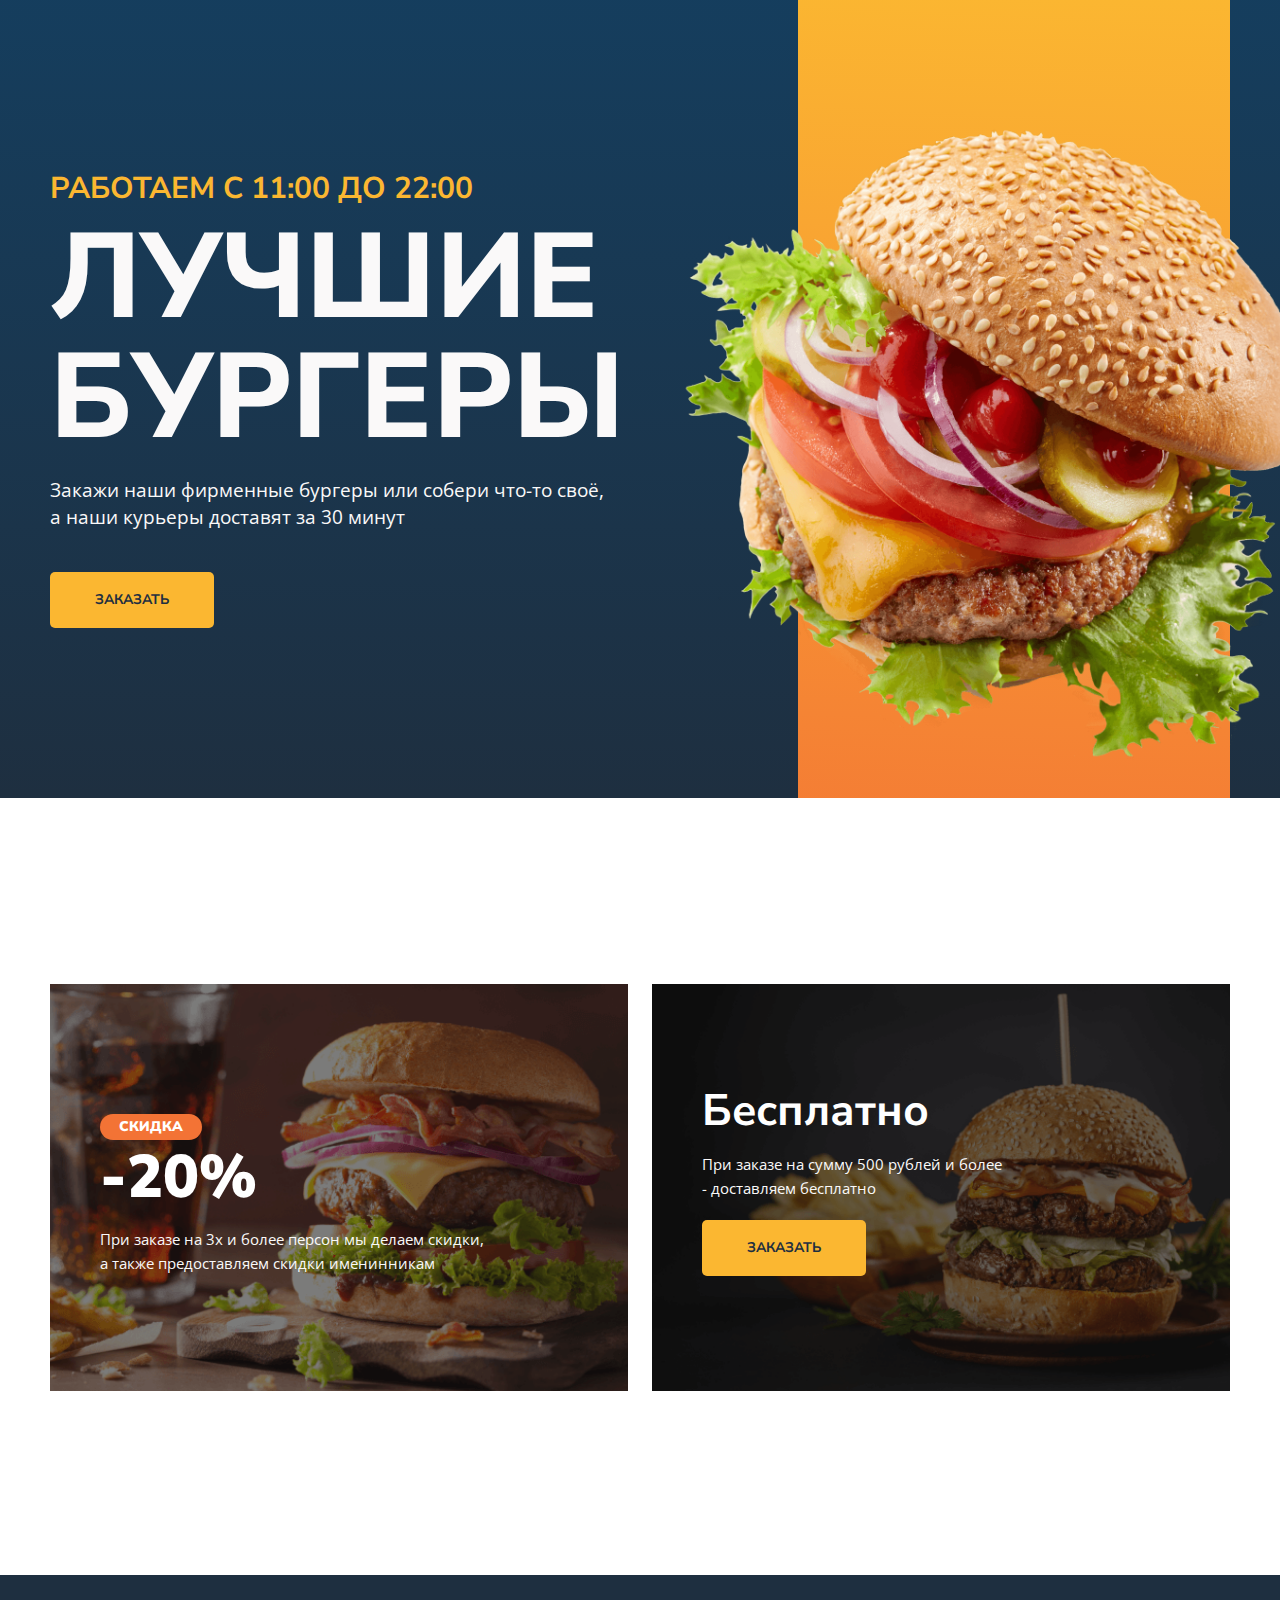
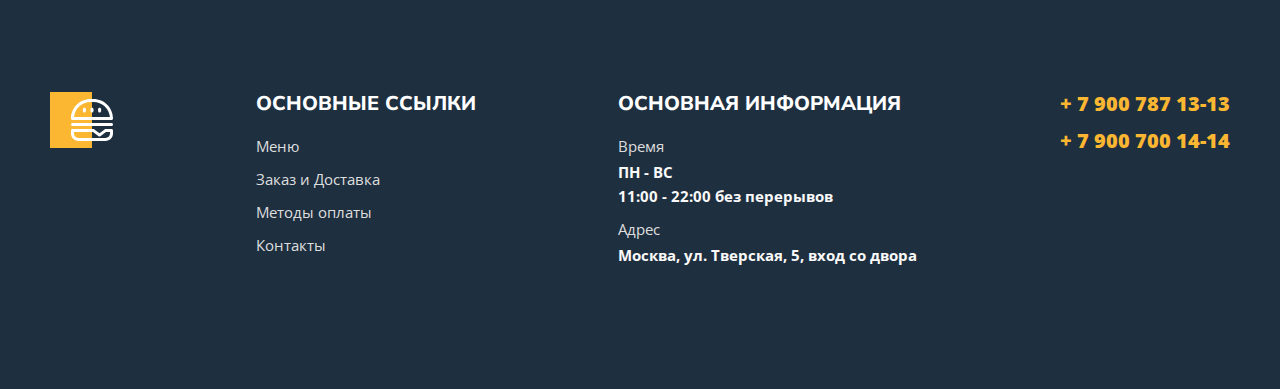
<file: index.html>
<!DOCTYPE html>
<html lang="ru">
<head>
    <meta charset="UTF-8">
    <meta http-equiv="X-UA-Compatible" content="IE=edge">
    <meta name="viewport" content="width=device-width, initial-scale=1.0">
    <title>Burgers</title>
    <link rel="preconnect" href="https://fonts.googleapis.com">
    <link rel="preconnect" href="https://fonts.gstatic.com" crossorigin>
    <link href="https://fonts.googleapis.com/css2?family=Nunito+Sans:wght@600;700;800;900&family=Open+Sans:wght@400;600;700&display=swap" rel="stylesheet">
    <link rel="stylesheet" href="styles/normalize.css">
    <link rel="stylesheet" href="styles/main.css">
    <link rel="apple-touch-icon" sizes="192x192" href="images/favicon/android-chrome-192x192.png">
    <link rel="apple-touch-icon" sizes="512x512" href="images/favicon/android-chrome-512x512.png">
    <link rel="apple-touch-icon" sizes="512x512" href="images/favicon/favicon.ico">
    <link rel="apple-touch-icon" sizes="180x180" href="images/favicon/apple-touch-icon.png">
    <link rel="icon" sizes="32x32" href="images/favicon/favicon-32x32.png">
    <link rel="icon" type="image/png" sizes="16x16" href="images/favicon/favicon-16x16.png">
    <link rel="mask-icon" href="images/favicon/safari-pinned-tab.svg" color="#5bbad5">
    <meta name="msapplication-TileColor" content="#da532c">
    <meta name="theme-color" content="#ffffff">
</head>
<body>
    <div class="main">
        <div class="wrapper">
            <div class="content">
                <h1 class="content-title">
                    <span>работаем с 11:00 до&nbsp;22:00</span>
                    лучшие бургеры
                </h1>
                <p class="content-text">Закажи наши фирменные бургеры или собери что-то своё, а&nbsp;наши курьеры доставят за&nbsp;30&nbsp;минут</p>
                <a class="content-link" href="menu.html">заказать</a>
            </div>
            <div class="visual">
                <div class="visual-bg"></div>
                <img src="images/burger.png" alt="Burger">
            </div>
        </div>
    </div>
    <div class="promo">
        <div class="wrapper">
            <div class="promo-left">
                <p class="sale">Скидка</p>
                <p class="cost">-20%</p>
                <p class="promo-description">При заказе на 3х&nbsp;и&nbsp;более персон мы делаем скидки, а&nbsp;также предоставляем скидки именинникам</p>
            </div>
            <div class="promo-right">
                <p class="free">Бесплатно</p>
                <p class="promo-description">При заказе на сумму 500 рублей и&nbsp;более - доставляем бесплатно</p>
                <a href="menu.html">заказать</a>
            </div>
        </div>
    </div>
    <footer class="footer">
        <div class="container">
            <div class="footer-box">
                <div class="footer-item">
                    <img class="footer-logo" src="images/logo-copy.svg" alt="Logo">
                </div>
                <div class="footer-item">
                    <h2>основные ссылки</h2>
                    <ul class="footer-list">
                        <li><a href="menu.html">Меню</a></li>
                        <li><a href="#">Заказ и Доставка</a></li>
                        <li><a href="#">Методы оплаты</a></li>
                        <li><a href="#">Контакты</a></li>
                    </ul>
                </div>
                <div class="footer-item">
                    <h2>основная информация</h2>
                    <ul class="footer-list">
                        <li>
                            <span>Время</span>
                            ПН - ВС <br>
                            11:00 - 22:00 без перерывов
                        </li>
                        <li>
                            <span>Адрес</span>
                            Москва, ул. Тверская, 5, вход со&nbsp;двора
                        </li>
                    </ul>
                </div>
                <div class="footer-tel">
                    <ul class="footer-list footer-list-tel">
                        <li>
                            <a href="tel:+79007871313">+ 7 900 787 13-13</a>
                        </li>
                        <li>
                            <a href="tel:+79007001414">+ 7 900 700 14-14</a>
                        </li>
                    </ul>
                </div>
            </div>
        </div>
    </footer>
</body>
</html>
</file>
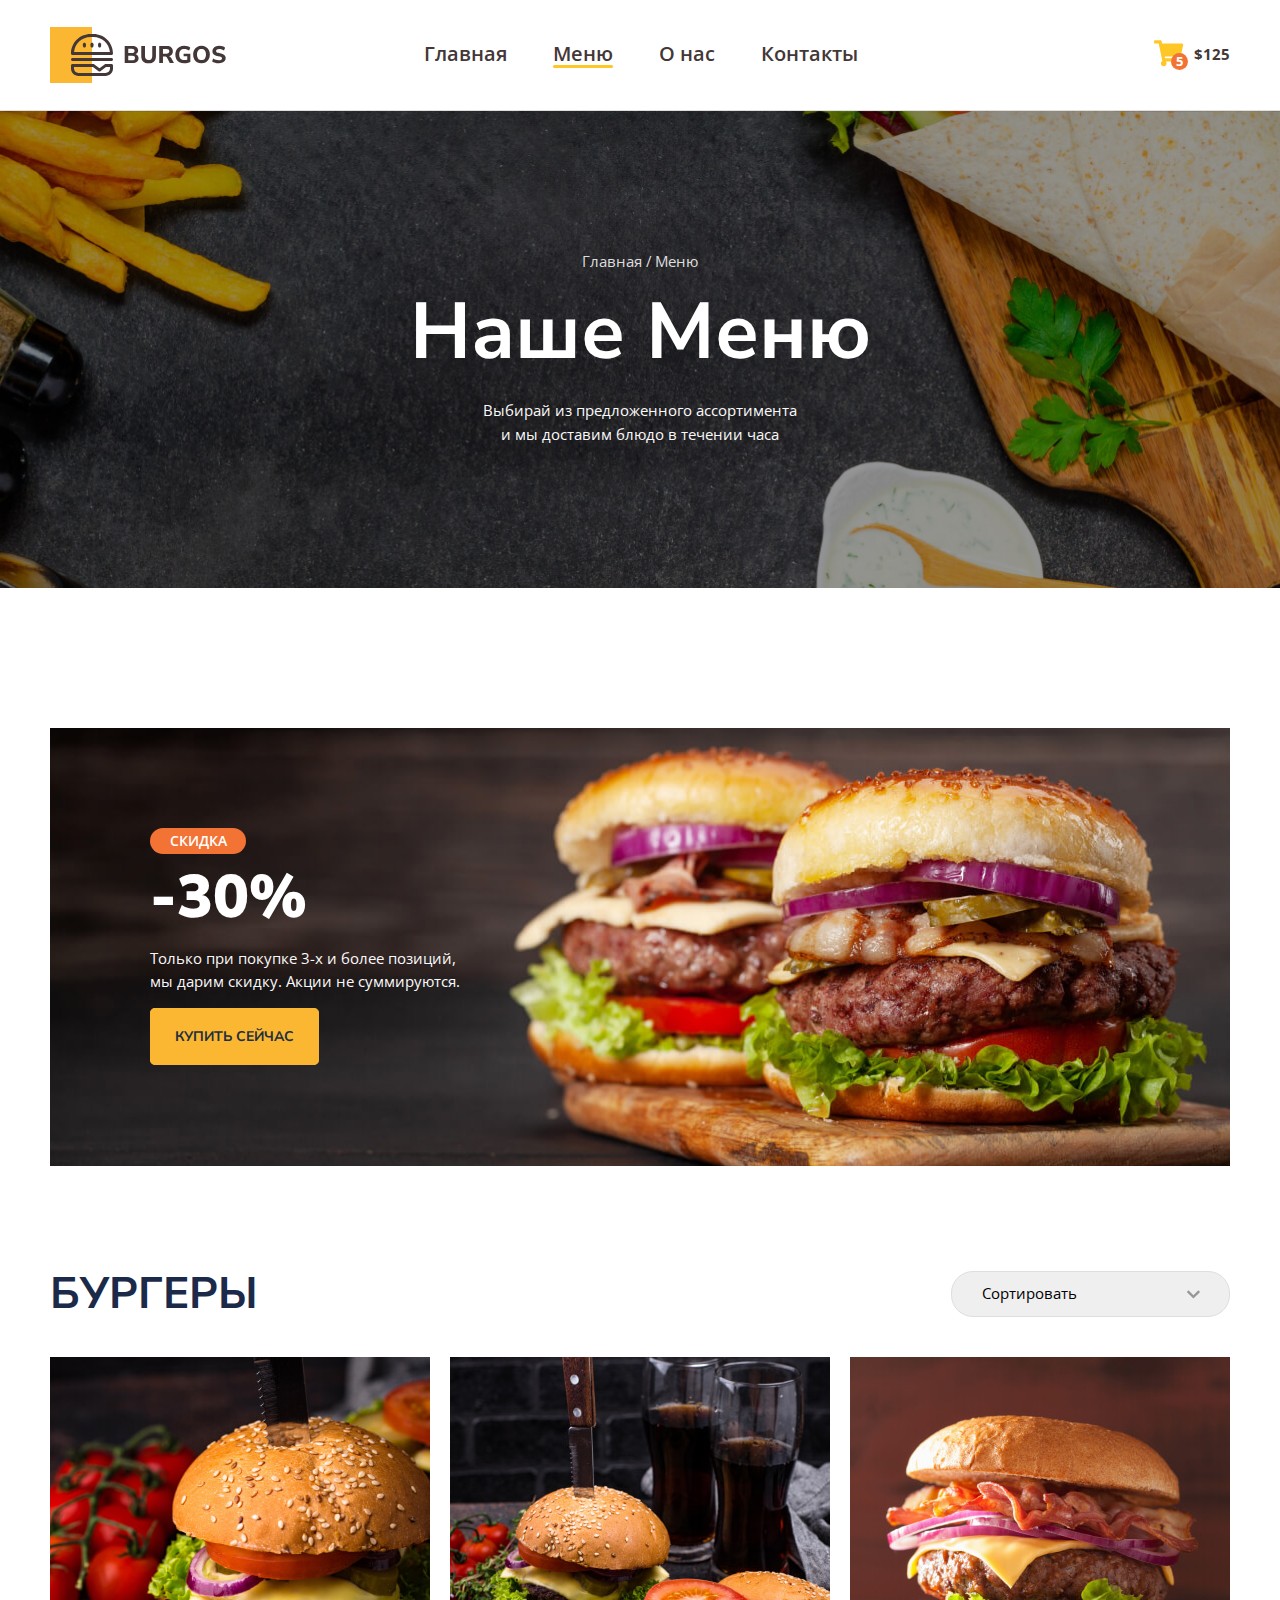
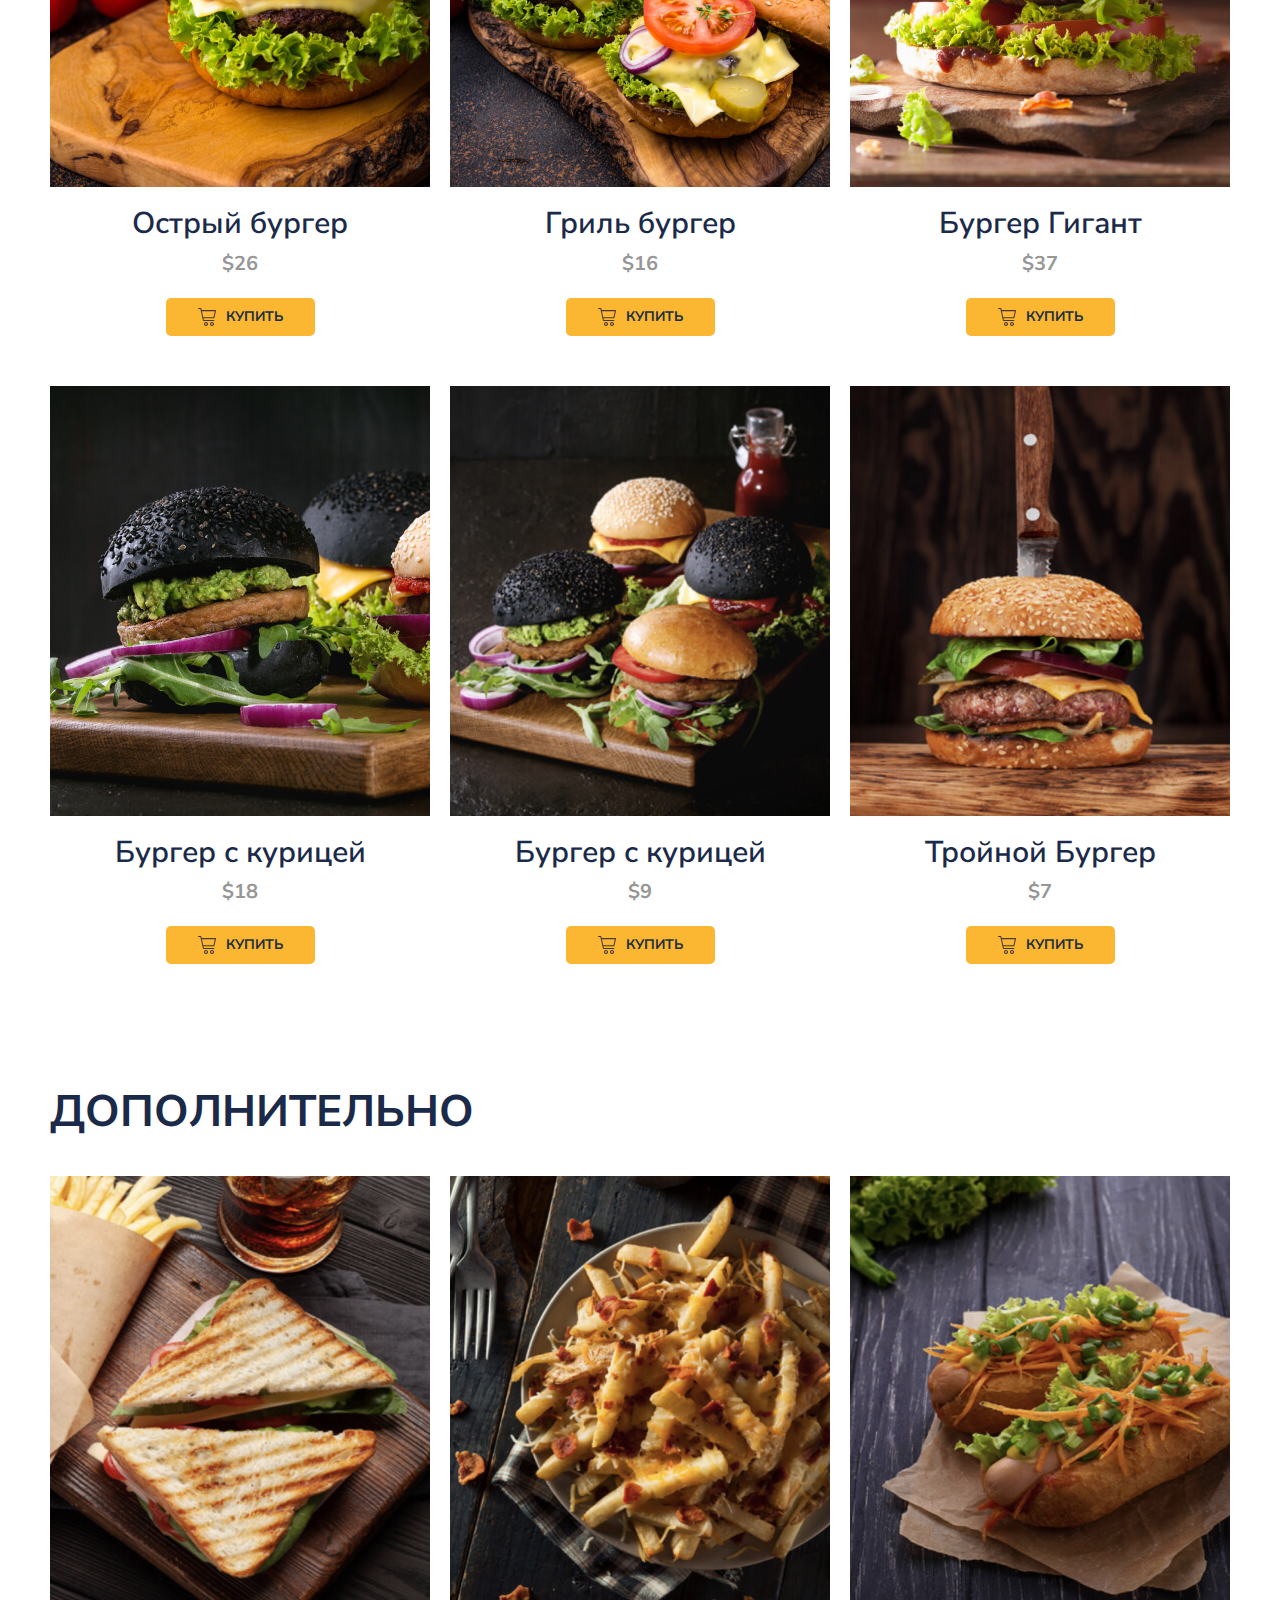
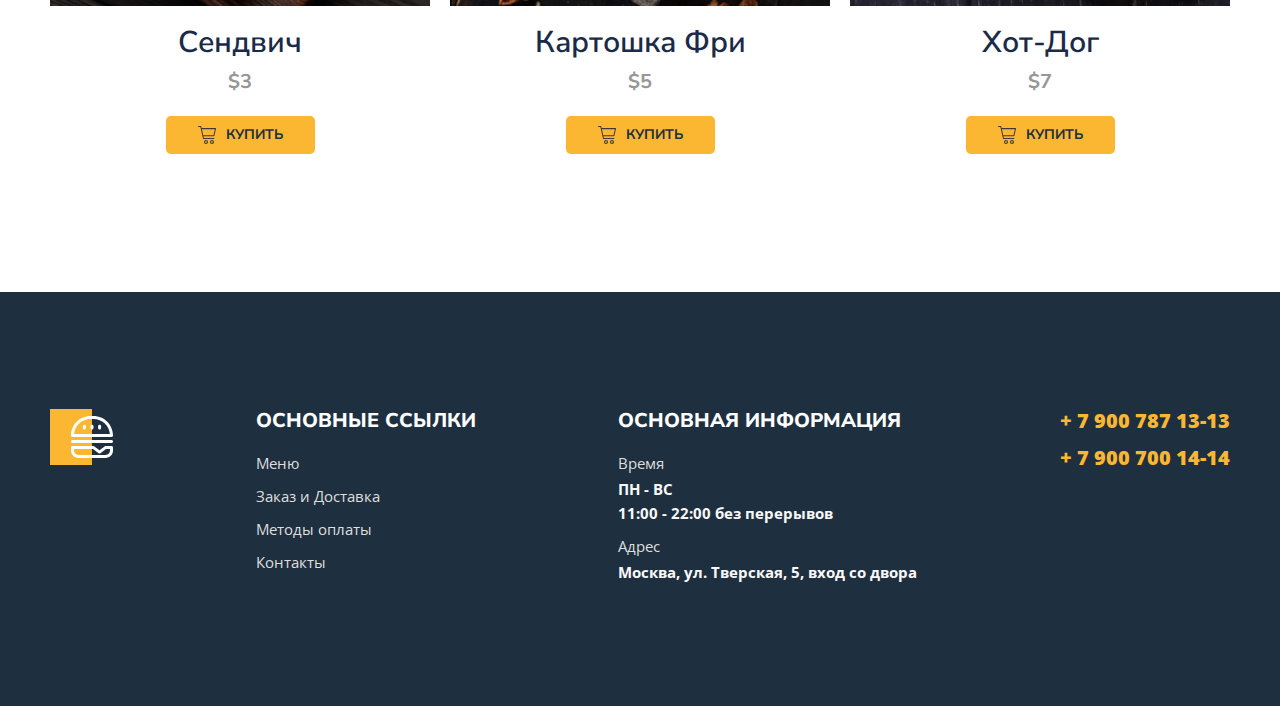
<file: menu.html>
<!DOCTYPE html>
<html lang="ru">
<head>
    <meta charset="UTF-8">
    <meta http-equiv="X-UA-Compatible" content="IE=edge">
    <meta name="viewport" content="width=device-width, initial-scale=1.0">
    <title>Burger</title>
    <link rel="preconnect" href="https://fonts.googleapis.com">
    <link rel="preconnect" href="https://fonts.gstatic.com" crossorigin>
    <link href="https://fonts.googleapis.com/css2?family=Nunito+Sans:wght@600;700;800;900&family=Open+Sans:wght@400;600;700&display=swap" rel="stylesheet">
    <link rel="stylesheet" href="styles/normalize.css">
    <link rel="stylesheet" href="styles/main.css">
    <link rel="apple-touch-icon" sizes="192x192" href="images/favicon/android-chrome-192x192.png">
    <link rel="apple-touch-icon" sizes="512x512" href="images/favicon/android-chrome-512x512.png">
    <link rel="apple-touch-icon" sizes="512x512" href="images/favicon/favicon.ico">
    <link rel="apple-touch-icon" sizes="180x180" href="images/favicon/apple-touch-icon.png">
    <link rel="icon" sizes="32x32" href="images/favicon/favicon-32x32.png">
    <link rel="icon" type="image/png" sizes="16x16" href="images/favicon/favicon-16x16.png">
    <link rel="mask-icon" href="images/favicon/safari-pinned-tab.svg" color="#5bbad5">
    <meta name="msapplication-TileColor" content="#da532c">
    <meta name="theme-color" content="#ffffff">
</head>
<body>
    <header id="headerTop">
        <div class="container">
            <div class="header"> 
                <div class="header-burger">
                    <button class="burger" onclick="openModal()"></button>
                </div>
                <div class="header-item">
                    <a href="index.html" class="header-logo"></a>
                    <nav>
                        <ul class="header-nav">
                            <li> <a href="index.html">Главная</a></li>
                            <li> <a href="#" class="active">Меню</a></li>
                            <li> <a href="#">О нас</a></li>
                            <li> <a href="#">Контакты</a></li>
                        </ul>
                    </nav>
                </div>
                <button type="button" class="button">
                    <span class="button-item">
                        <img src="images/cart.svg" alt="Корзина">
                        <span class="button-count">5</span>
                    </span>
                    <span class="button-text">$125</span>
                </button>
            </div>
        </div>
    </header>
    <div class="bg">
        <div class="container">
            <ul class="breadcrumbs">
                <li><a href="index.html">Главная</a></li>
                <li><a href="#">Меню</a></li>
            </ul>
            <h1 class="title">Наше Меню</h1>
            <p class="description">Выбирай из предложенного ассортимента и мы доставим блюдо в течении часа</p>
        </div>
    </div>
    <main>
        <div class="banner">
            <div class="container">
                <div class="banner-box">
                    <h2 class="banner-title">
                        <span>СКИДКА</span>
                        -30%
                    </h2>
                    <p class="banner-text">
                        Только при покупке 3-х и более позиций, мы дарим скидку. Акции не суммируются.
                    </p>
                    <a href="#menuBurger" class="banner-link">КУПИТЬ СЕЙЧАС</a>
                </div>
            </div>
        </div>
            <section class="menu" id="menuBurger">
                <div class="container">
                    <div class="menu-header">
                        <h2 class="menu-title">
                            Бургеры
                        </h2>
                        <select class="menu-select">
                            <option value="">Сортировать</option>
                            <option value="up">По возрастанию</option>
                            <option value="down">По убыванию</option>
                        </select>
                    </div>
                    <div class="menu-grid">
                        <div class="menu-grid-item">
                            <div class="menu-grid-cover">
                                <img src="images/menu/01.jpg" alt="Острый бургер">
                            </div>
                            <p class="menu-grid-title">Острый бургер</p>
                            <p class="menu-grid-price">$26</p>
                            <button type="button" class="menu-grid-btn">
                                <span class="menu-grid-icon"></span>
                                <span class="menu-grid-text">КУПИТЬ</span>
                            </button>
                        </div>
                        <div class="menu-grid-item">
                            <div class="menu-grid-cover">
                                <img src="images/menu/02.jpg" alt="Гриль бургер">
                            </div>
                            <p class="menu-grid-title">Гриль бургер</p>
                            <p class="menu-grid-price">$16</p>
                            <button type="button" class="menu-grid-btn">
                                <span class="menu-grid-icon"></span>
                                <span class="menu-grid-text">КУПИТЬ</span>
                            </button>
                        </div>
                        <div class="menu-grid-item">
                            <div class="menu-grid-cover">
                                <img src="images/menu/03.jpg" alt="Бургер Гигант">
                            </div>
                            <p class="menu-grid-title">Бургер Гигант</p>
                            <p class="menu-grid-price">$37</p>
                            <button type="button" class="menu-grid-btn">
                                <span class="menu-grid-icon"></span>
                                <span class="menu-grid-text">КУПИТЬ</span>
                            </button>
                        </div>
                        <div class="menu-grid-item">
                            <div class="menu-grid-cover">
                                <img src="images/menu/04.jpg" alt="Бургер с курицей">
                            </div>
                            <p class="menu-grid-title">Бургер с курицей</p>
                            <p class="menu-grid-price">$18</p>
                            <button type="button" class="menu-grid-btn">
                                <span class="menu-grid-icon"></span>
                                <span class="menu-grid-text">КУПИТЬ</span>
                            </button>
                        </div>
                        <div class="menu-grid-item">
                            <div class="menu-grid-cover">
                                <img src="images/menu/05.jpg" alt="Бургер с курицей">
                            </div>
                            <p class="menu-grid-title">Бургер с курицей</p>
                            <p class="menu-grid-price">$9</p>
                            <button type="button" class="menu-grid-btn">
                                <span class="menu-grid-icon"></span>
                                <span class="menu-grid-text">КУПИТЬ</span>
                            </button>
                        </div>
                        <div class="menu-grid-item">
                            <div class="menu-grid-cover">
                                <img src="images/menu/06.jpg" alt="Тройной бургер">
                            </div>
                            <p class="menu-grid-title">Тройной Бургер</p>
                            <p class="menu-grid-price">$7</p>
                            <button type="button" class="menu-grid-btn">
                                <span class="menu-grid-icon"></span>
                                <span class="menu-grid-text">КУПИТЬ</span>
                            </button>
                        </div>
                    </div>
                </div>
            </section>
            <section class="menu menu-other">
                <div class="container">
                    <div class="menu-header">
                        <h2 class="menu-title">
                            Дополнительно
                        </h2>
                    </div>
                    <div class="menu-grid">
                        <div class="menu-grid-item">
                            <div class="menu-grid-cover">
                                <img src="images/menu/07.jpg" alt="Сендвич">
                            </div>
                            <p class="menu-grid-title">Сендвич</p>
                            <p class="menu-grid-price">$3</p>
                            <button type="button" class="menu-grid-btn">
                                <span class="menu-grid-icon"></span>
                                <span class="menu-grid-text">КУПИТЬ</span>
                            </button>
                        </div>
                        <div class="menu-grid-item">
                            <div class="menu-grid-cover">
                                <img src="images/menu/08.jpg" alt="Картошка Фри">
                            </div>
                            <p class="menu-grid-title">Картошка Фри</p>
                            <p class="menu-grid-price">$5</p>
                            <button type="button" class="menu-grid-btn">
                                <span class="menu-grid-icon"></span>
                                <span class="menu-grid-text">КУПИТЬ</span>
                            </button>
                        </div>
                        <div class="menu-grid-item">
                            <div class="menu-grid-cover">
                                <img src="images/menu/09.jpg" alt="Хот-Дог">
                            </div>
                            <p class="menu-grid-title">Хот-Дог</p>
                            <p class="menu-grid-price">$7</p>
                            <button type="button" class="menu-grid-btn">
                                <span class="menu-grid-icon"></span>
                                <span class="menu-grid-text">КУПИТЬ</span>
                            </button>
                        </div>
                    </div>
                </div>
            </section>
    </main>
    <footer class="footer">
        <div class="container">
            <div class="footer-box">
                <div class="footer-item">
                    <img class="footer-logo" src="images/logo-copy.svg" alt="Logo">
                </div>
                <div class="footer-item">
                    <h2>основные ссылки</h2>
                    <ul class="footer-list">
                        <li><a href="#">Меню</a></li>
                        <li><a href="#">Заказ и Доставка</a></li>
                        <li><a href="#">Методы оплаты</a></li>
                        <li><a href="#">Контакты</a></li>
                    </ul>
                    <ul class="footer-list footer-list-tel">
                        <li>
                            <a href="tel:+79007871313">+ 7 900 787 13-13</a>
                        </li>
                        <li>
                            <a href="tel:+79007001414">+ 7 900 700 14-14</a>
                        </li>
                    </ul>
                </div>
                <div class="footer-item">
                    <h2>основная информация</h2>
                    <ul class="footer-list">
                        <li>
                            <span>Время</span>
                            ПН - ВС <br>
                            11:00 - 22:00 без перерывов
                        </li>
                        <li>
                            <span>Адрес</span>
                            Москва, ул. Тверская, 5, вход со двора
                        </li>
                    </ul>
                </div>
                <div class="footer-tel">
                    <ul class="footer-list footer-list-tel">
                        <li>
                            <a href="tel:+79007871313">+ 7 900 787 13-13</a>
                        </li>
                        <li>
                            <a href="tel:+79007001414">+ 7 900 700 14-14</a>
                        </li>
                    </ul>
                </div>
            </div>
        </div>
    </footer>
    <a href="#headerTop" class="button-up hidden" id="btnUp">Наверх</a>
    <div class="modal" id="modal">
        <ul class="header-nav">
            <li> <a href="index.html">Главная</a></li>
            <li> <a href="#" class="active">Меню</a></li>
            <li> <a href="#">О нас</a></li>
            <li> <a href="#">Контакты</a></li>
        </ul>
        <button class="burger-close" onclick="closeModal()"></button>
    </div>
    <script>

        // Smooth Scroll

        const links = document.querySelectorAll(".banner-link");

        for (const link of links) {
            link.addEventListener("click", clickHandler);
        }

        function clickHandler(e) {
            e.preventDefault();
            const href = this.getAttribute("href");

            document.querySelector(href).scrollIntoView({
                behavior: "smooth"
            });
        }

        // Button Up

        window.onscroll = function(){scrollFunction()};

        const upbuttons = document.querySelectorAll(".button-up");

        for (const upbutton of upbuttons) {
            upbutton.addEventListener("click", clickHandler);
        }

        function clickHandler(e) {
            e.preventDefault();
            const href = this.getAttribute("href");

            document.querySelector(href).scrollIntoView({
                behavior: "smooth"
            });
        }

        function scrollFunction(){
                if ( document.body.scrollTop > 1000 || document.documentElement.scrollTop > 1000){
                    document.getElementById('btnUp').className = 'button-up visible';
                } else {
                    document.getElementById('btnUp').className = 'button-up hidden';
                }
        }

        // Menu

        function openModal() {
            document.getElementById("modal").style.top = "0px";
        }

        function closeModal() {
            document.getElementById("modal").style.top = "-400px";
        }
    </script>
</body>
</html>
</file>
<file: styles/main.css>
body {
    font-family: 'Nunito Sans', sans-serif;  
}
.container {
    max-width: 1180px;
    margin: 0 auto;
    padding-left: 15px;
    padding-right: 15px;
}
header {
    border-bottom: 1px solid #DEDEDE;
}
.header {
    font-family: 'Open Sans', sans-serif;
    display: flex;
    justify-content: space-between;
    align-items: center;
    padding-top: 26px;
    padding-bottom: 26px;
}
.header-item {
    display: flex;
    align-items: center;
    justify-content: space-between;
    flex-basis: 68.5%;
}
.header-logo {
    display: block;
    background-image: url(../images/logo.svg);
    width: 176px;
    height: 56px;
    background-repeat: no-repeat;
    background-size: cover;
}
.header-nav {
    list-style-type: none;
    display: flex;
    gap: 46px;
    padding-left: 0;
}
.header-nav a {
    font-weight: 600;
    font-size: 20px;
    color: #443737;
    text-decoration: none;
}
.header-nav a:hover {
    color: #FFC725;
}
.header-nav a::after {
    content: '';
    width: 100%;
    height: 3px;
    border-radius: 1.5px;
    background: transparent;
    display: block;
 }
.header-nav a.active::after {
    background: #FFC725;
}
.button {
    display: flex;
    align-items: center;
    background-color: transparent;
    border: none;
    padding: 0;
    gap: 10px;
    cursor: pointer;
}
.button-item {
    position: relative;
}
.button-text {
    font-weight: 700;
    font-size: 15px;
    color: #443737;
}
.button-count {
    font-weight: 700;
    font-size: 13px;
    color: #FFFFFF;
    background-color: #F37335;
    border-radius: 100%;
    position: absolute;
    width: 17px;
    height: 17px;
    text-align: center;
    line-height: 1.35;
    bottom: 0;
    right: -4px;
}
.bg {
    text-align: center;
    color: #FFFFFF;
    background-image: url(../images/bg.jpg);
    background-size: cover;
    background-position: center center;
    padding: 142px 0;
    margin-bottom: 140px;
}
.breadcrumbs {
    display: flex;
    padding-left: 0;
    margin-top: 0;
    list-style-type: none;
    justify-content: center;
    gap: 7px;
}
.breadcrumbs a {
    color: #DEDEDE;
    text-decoration: none;
    font-size: 15px;
    font-family: 'Open Sans', sans-serif;
}
.breadcrumbs a:hover {
    color: #FFC725;
}
.breadcrumbs a::before {
    content: '/';
    position: relative;
    left: -3px;
    pointer-events: none;
}
.breadcrumbs a:hover:before {
    color: #DEDEDE;
}
.breadcrumbs li:first-child a::before {
    display: none;
}
.title {
    color: #FFFFFF;
    font-weight: 700;
    font-size: 79px;
    margin-top: 10px;
    margin-bottom: 20px;
}
.description {
    color: #FAF9F9;
    font-size: 15px;
    font-family: 'Open Sans', sans-serif;
    line-height: 1.6;
    max-width: 320px;
    margin: 0 auto;
}
.banner-box {
    background-image: url(../images/banner\ bg.jpg);
    background-size: cover;
    background-repeat: no-repeat;
    background-position: 0 center;
    padding: 100px 100px 120px;
    margin-bottom: 80px;
}
.banner-title span {
    display: block;
    font-family: 'Open Sans', sans-serif;
    font-weight: 600;
    font-size: 14px;
    background-color: #F37335;
    padding: 5px 0;
    text-align: center;
    border-radius: 14px;
    max-width: 96px;
    margin-bottom: 9px;
}
.banner-title {
    color: #FFFFFF;
    font-weight: 900;
    font-size: 60px;
    margin-top: 0px;
    margin-bottom: 12px;
}
.banner-text {
    font-family: 'Open Sans', sans-serif;
    color: #FAF9F9;
    font-weight: 400;
    font-size: 15px;
    max-width: 320px;
    line-height: 1.5;
    margin-bottom: 35px;
}
.banner-link {
    text-decoration: none;
    font-weight: 700;
    font-size: 14px;
    color: #1E2F40;
    background-color: #FBB731;
    padding: 18px 24px;
    border-radius: 5px;
    border: 1px solid #FBB731;
    transition: 0.2s;
}
.banner-link:hover {
    background-color: transparent;
    color: #FBB731;
}
.menu {
    padding-top: 20px;
}
.menu-header {
    display: flex;
    align-items: center;
    justify-content: space-between;
    padding-top: 3px;
    margin-bottom: 38px;
}
.menu-title {
    text-transform: uppercase;
    font-weight: 700;
    font-size: 44px;
    color: #1B2A49;
    margin: 0;
}
.menu-select {
    font-family: 'Open Sans', sans-serif;
    font-weight: 400;
    font-size: 15px;
    padding: 13px 30px;
    appearance: none;
    flex-basis: 279px;
    border: 1px solid #DEDEDE;
    border-radius: 22px;
    background-image: url(../images/arrow.svg);
    background-repeat: no-repeat;
    background-position: 89% center;
}
.menu-grid {
    display: grid;
    grid-template-columns: repeat(3, 1fr);
    gap: 50px 20px;
    margin-bottom: 100px;
}
.menu-grid-cover {
    width: 100%;
    height: 430px;
    position: relative;
    overflow: hidden;
    margin-bottom: 20px;
}
.menu-grid-cover img {
    position: absolute;
    left: 50%;
    top: 50%;
    transform: translate(-50%, -50%);
    object-fit: cover;
    width: 100%;
    height: 430px;
}
.menu-grid-item {
    text-align: center;
}
.menu-grid-title {
    color: #1B2A49;
    font-weight: 600;
    font-size: 30px;
    margin: 0;
}
.menu-grid-price {
    color: #979797;
    font-weight: 700;
    font-size: 20px;
    margin: 10px 0 23px;
}
.menu-grid-btn {
    display: flex;
    justify-content: center;
    align-items: center;
    gap: 10px;
    border-style: none;
    border-radius: 5px;
    background: #FBB731;
    cursor: pointer;
    padding: 10px 32px;
    margin: 0 auto;
    transition: 0.2s;
}
.menu-grid-btn:hover {
    background-color: #F37335;
}
.menu-grid-text {
    color: #1E2F40;
    font-weight: 700;
    font-size: 14px;
}
.menu-grid-icon {
    background-image: url(../images/cart-menu.svg);
    background-repeat: no-repeat;
    background-size: cover;
    width: 18px;
    height: 18px;
}
.footer {
    background: #1E2F40;
    color: #fff;
    padding-top: 117px;
    padding-bottom: 106px;
    margin-top: 138px
}
.footer-box {
    display: flex;
    justify-content: space-between;
}
.footer-logo {
    width: 63px;
    height: 56px;
}
.footer-item {
    flex: 0 0 auto;
}
.footer-item h2 {
    font-size: 20px;
    font-weight: 800;
    text-transform: uppercase;
    margin-bottom: 19px;
    margin-top: 0;
}
.footer-list li {
    margin-bottom: 9px;
    font-family: 'Open Sans', sans-serif;
    font-size: 15px;
    color: #FAF9F9;
    font-weight: 700;
    line-height: 24px;
}
.footer-list a {
    color: #DEDEDE;
    text-decoration: none;
    font-weight: 400;
}
.footer-list a:hover {
    color: #FBB731;
}
.footer-item span {
    color: #DEDEDE;
    display: block;
    font-weight: 400;
    margin-bottom: 2px;
}
.footer-list-tel {
    margin-top: 0;
}
.footer-list-tel li {
    margin-bottom: 12px;
}
.footer-list-tel a {
    font-size: 20px;
    font-weight: 800;
    color: #FBB731;
}
.footer-list-tel a:hover {
    color: #DEDEDE;
}
.footer-list {
    padding: 0;
    list-style-type: none;
}
.button-up { 
    background: #FBB731;
    color: #1E2F40;
    font-weight: 700;
    font-size: 14px;
    text-transform: uppercase;
    text-decoration: none;
    padding: 5px 20px;
    position: fixed;
    bottom: 20px;
    right: 20px;
    border-radius: 5px;
    transition: 1s;
}
.button-up:hover {
    background-color: #F37335;
}
.button-up.hidden {
    opacity: 0;
}
.button-up.visible {
    opacity: 1;
}

/* Style INDEX */

.main {
    background: linear-gradient(180deg, #0C4C7B -100%, #1E2F40 100%);
    overflow-x: clip;
}
.wrapper {
    max-width: 1180px;
    margin: 0 auto;
    display: flex;
    justify-content: space-between;
}
.content {
    color: #FAF9F9;
    flex: 0 0 580px;
    padding-top: 170px;
    padding-bottom: 170px;
}
.content-title {
    font-size: 120px;
    font-weight: 800;
    text-transform: uppercase;
    line-height: 120px;
    margin-bottom: 0px;
    margin-top: 0;
}
.content-title span {
    color: #FBB731;
    font-size: 30px;
    font-weight: 700;
    line-height: 38px;
    display: block;
    margin-bottom: 10px;
}
.content-text {
    font-family: 'Open Sans', sans-serif;
    font-size: 19px;
    line-height: 1.4;
    margin-bottom: 42px;
}
.content-link,
.promo a {
    color: #1E2F40;
    background-color: #FBB731;
    border-radius: 5px;
    text-decoration: none;
    padding: 20px 45px;
    display: inline-block;
    text-transform: uppercase;
    font-size: 14px;
    font-weight: 700;
}
.visual {
    display: flex;
    justify-content: flex-end;
    position: relative;
}
.visual-bg {
    width: 432px;
    height: 100%;
    background: linear-gradient(2.42deg, #F37335 -19.6%, #FBB731 100.79%, #FDC830 100.79%);
}
.main img {
    width: 829px;
    position: absolute;
    right: -168px;
}
.promo {
    padding-top: 186px;
    padding-bottom: 46px;
}
.promo-left,
.promo-right {
    flex: 0 0 49%;
    color: #fff;
    box-sizing: border-box;
    background-repeat: no-repeat;
    background-size: cover;
    background-position: center;
}
.promo-left {
    background-image: url(../images/promo-left.png);
    padding: 116px 50px;
}
.promo-right {
    background-image: url(../images/promo-right.png);
    padding: 102px 50px;
}
.sale {
    font-size: 14px;
    font-weight: 900;
    background: #F37335;
    padding: 5px 19px;
    border-radius: 14px;
    display: inline-block;
    text-transform: uppercase;
    margin-bottom: 3px;
}
.cost {
    font-size: 60px;
    font-weight: 900;
    margin-bottom: 8px;
    margin-top: 0;
}
.promo-description {
    font-family: 'Open Sans', sans-serif;
    color: #FAF9F9;
    font-size: 15px;
    line-height: 24px;
    margin-bottom: 0;
}
.promo-left .promo-description {
    max-width: 392px;
}
.promo-right .promo-description {
    max-width: 300px;
    margin-bottom: 20px;
}
.free {
    font-size: 44px;
    font-weight: 700;
    margin-bottom: 10px;
    margin-top: 0;
}

/* Modal */

.burger {
    width: 34px;
    height: 22px;
    background-image: url(../images/burger.svg);
    background-color: transparent;
    background-repeat: no-repeat;
    background-size: contain;
    border: none;
    cursor: pointer;
}
.modal {
    background-color: #FFF8DC;
    max-width: 500px;
    text-align: center;
    position: absolute;
    top: -400px;
    left: 0;
    right: 0;
    margin: 20px auto 0;
    padding: 40px 30px;
    box-sizing: border-box;
    transition: .5s;
}
.modal .header-nav {
    flex-direction: column;
    align-items: center;
    gap: 23px;
    margin: 0;
}
.burger-close {
    width: 22px;
    height: 22px;
    background-image: url(../images/close.svg);
    background-repeat: no-repeat;
    background-size: contain;
    background-color: transparent;
    border: none;
    position: absolute;
    top: 20px;
    right: 20px;
    cursor: pointer;
}

/* Responsive MENU*/

@media (min-width: 1001px) {
    .footer-list + .footer-list-tel {
        display: none;
    }
}
@media (min-width: 766px) {
    .header-burger {
        display: none;
    }
}
@media (max-width: 1354px) {
    .main img {
        width: 61.226vw;
        right: -12.408vw;
    }
}
@media (max-width: 1183px) {
    .wrapper {
        max-width: 738px;
        gap: 2.4vw;
    }
    .content {
        flex: unset;
        flex-basis: 52vw;
        padding-top: 42px;
        padding-bottom: 122px
    }
    .content-title span {
        font-size: 22px;
    }
    .content-title {
        font-size: 86px;
        line-height: 101px;
    }
    .content-text {
        font-size: 14px;
        max-width: 450px;
    }
    .container {
        max-width: 738px;
    }
    .header-logo {
        width: 150px;
        height: 48px;
        background-size: contain;
    }
    .header-nav {
        gap: 22px;
    }
    .header-item {
        flex-basis: 75.5%;
    }
    .visual-bg {
        width: 28.318vw;
    }
    .main img {
        width: 55.226vw;
        right: -21vw;
    }
    .bg {
        margin-bottom: 72px;
    }
    .banner-box {
        background-position: -80px center;
        padding: 100px 40px 120px;
    }
    .menu-grid {
        grid-template-columns: repeat(2, 1fr);
        gap: 50px 15px;
    }
    .menu-other {
        overflow: hidden;
        height: 558px;
    }
    .menu-other .menu-grid {
        display: flex;
        width: auto;
        overflow-x: scroll;
        overflow-y: hidden;
        padding-bottom: 50px;
    }
    .menu-other .menu-grid-item {
        flex: 0 0 281px;
    }
    .menu-other .menu-grid-cover,
    .menu-other .menu-grid-cover img {
        height: 320px;
    }
    .footer-tel {
        display: none;
    }
    .footer-list + .footer-list-tel {
        display: block;
    }
}
@media (max-width: 768px) {
    .wrapper {
        overflow-x: clip;
        padding-left: 15px;
        padding-right: 15px;
    }
    nav {
        display: none;
    }
    .header {
        gap: 21px;
    }
    .content {
        flex-basis: 30vw;
        padding-left: 15px;
    }
    .visual-bg {
        width: 198px;
    }
    .content-text {
        max-width: 348px;
    }
    .main img {
        width: 64.583vw;
        position: absolute;
        right: -17.708vw;
        bottom: -10.938vw;
    }
    .promo {
        padding-top: 107px;
    }
    .promo-left {
        padding: 35px 31px;
        height: 298px;
    }
    .promo-right {
        padding: 61px 30px;
        height: 299px;
    }
}
@media (max-width: 662px) {
    .wrapper {
        flex-direction: column;
    }
    .visual-bg {
        display: none;
    }
    .footer {
        padding-top: 61px;
        padding-bottom: 61px;
    }
    .footer-box {
        display: flex;
        flex-direction: column;
    }
    .footer-logo {
        margin-bottom: 41px;
    }
    .footer-item h2 {
        font-size: 18px;
    }
    .footer-list-tel a {
        font-size: 18px;
    }
    .footer-list + .footer-list-tel {
        padding-bottom: 18px;;
    }
}
@media (max-width: 567px) {
    .breadcrumbs a {
        font-size: 14px;
    }
    .title {
        font-size: 38px;
    }
    .description {
        font-size: 12px;
    }
    .main img {
        bottom: -19vw;
    }
    .bg {
        padding: 55px 0;
    }
    .banner-box {
        padding: 35px 24px 54px;
        background-position: 17% center;
        margin-bottom: 60px;
    }
    .menu-grid {
        margin-bottom: 60px;
    }
    .menu-title {
        font-size: 30px;
    }
    .menu-select {
        flex-basis: 150px;
    }
    .menu-grid .menu-grid-cover,
    .menu-grid .menu-grid-cover img {
        height: 50vw;
    }
    .menu-grid-title {
        font-size: 17px;
        font-weight: 700;
    }
    .menu-other .menu-grid-item {
        flex: 0 0 73vw;
    }
    .footer {
        margin-top: 60px;
    }
}
@media (max-width: 477px) {
    .content-title {
        font-size: 60px;
        line-height: 120%;
    }
    .main img {
        width: 78.583vw;
        bottom: -19vw;
        right: -23.708vw;
    }
}
@media (max-width: 360px) {
    .header-logo {
        width: 116px;
        height: 37px;
        background-size: contain;
    }
    .main img {
        width: 83.583vw;
        right: -28.708vw;
        bottom: -27vw;
    }
    .menu-header {
        gap: 27px;
    }
    .menu-title {
        font-size: 27px;
    }
    .menu-select {
        flex-basis: 360px;
        font-size: 12px;
        padding: 13px 16px;
    }
    .menu-grid .menu-grid-cover,
    .menu-grid .menu-grid-cover img {
        height: 180px;
    }
    .menu-grid-title {
        font-size: 13px;
        font-weight: 700;
    }
    .menu-grid-price {
        font-size: 16px;
    }
    .menu-grid-btn {
        padding: 10px 21px;
    }
    .footer {
        margin-top: 0;
    }
}
@media (max-width: 320px) {
    .banner-box {
        background-position: 25% center;
    }
    .menu-select {
        flex-basis: 320px;
    }
    .content-title {
        font-size: 58px;
        line-height: 70px;
    }
    .content-title span {
        font-size: 14px;
    }
    .main img {
        width: 90.583vw;
        right: -33.708vw;
        bottom: -30vw;
    }
    .promo-description {
        font-size: 13px;
    }
}
</file>
